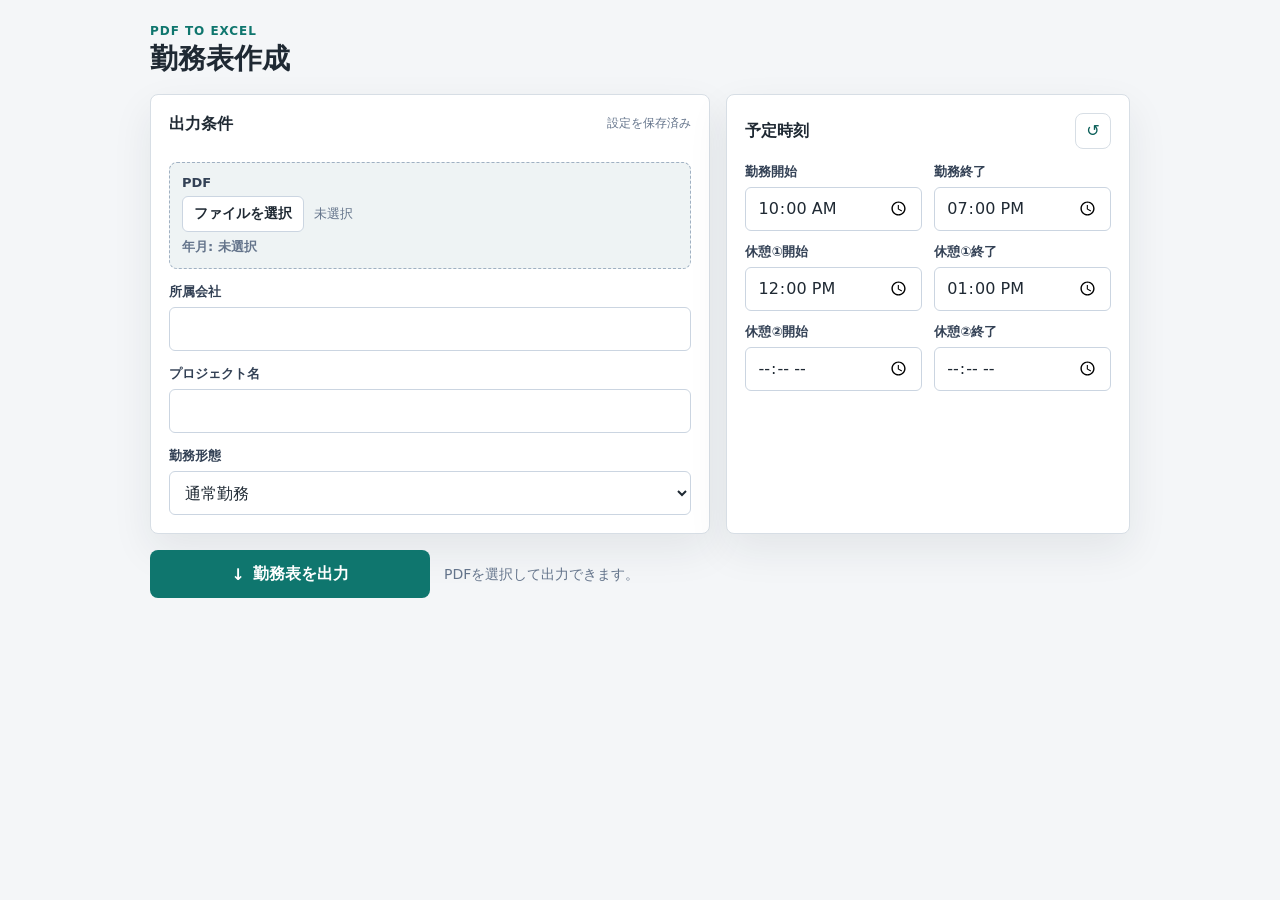
<file: index.html>
<!doctype html>
<html lang="ja">
  <head>
    <meta charset="utf-8" />
    <meta name="viewport" content="width=device-width, initial-scale=1" />
    <meta
      http-equiv="Content-Security-Policy"
      content="default-src 'self'; script-src 'self' 'unsafe-eval' 'wasm-unsafe-eval'; worker-src 'self' blob:; connect-src 'self'; img-src 'self' data:; style-src 'self'; object-src 'none'; base-uri 'self'; form-action 'none'"
    />
    <meta name="theme-color" content="#0f766e" />
    <meta name="application-name" content="勤務表作成" />
    <meta name="mobile-web-app-capable" content="yes" />
    <meta name="apple-mobile-web-app-capable" content="yes" />
    <meta name="apple-mobile-web-app-title" content="勤務表" />
    <meta name="apple-mobile-web-app-status-bar-style" content="default" />
    <title>勤務表作成</title>
    <link rel="manifest" href="./manifest.json" />
    <link rel="icon" type="image/png" sizes="192x192" href="./icons/icon-192.png" />
    <link rel="apple-touch-icon" href="./icons/apple-touch-icon.png" />
    <link rel="stylesheet" href="./styles.css" />
  </head>
  <body>
    <main class="shell">
      <section class="workspace" aria-labelledby="app-title">
        <header class="topbar">
          <div>
            <p class="eyebrow">PDF to Excel</p>
            <h1 id="app-title">勤務表作成</h1>
          </div>
        </header>

        <form id="kintai-form" class="form-grid">
          <section class="panel primary-panel" aria-labelledby="source-title">
            <div class="section-head">
              <h2 id="source-title">出力条件</h2>
              <span id="save-state" class="save-state">設定を保存済み</span>
            </div>

            <label class="file-field" for="pdf-file">
              <span class="file-label">PDF</span>
              <input id="pdf-file" name="pdfFile" type="file" accept="application/pdf,.pdf" required />
              <span class="file-picker-row">
                <span class="file-action">ファイルを選択</span>
                <span id="pdf-file-name" class="file-name">未選択</span>
              </span>
              <span id="pdf-month" class="file-meta" aria-live="polite">年月: 未選択</span>
            </label>

            <label class="field">
              <span>所属会社</span>
              <input id="company" name="company" type="text" autocomplete="organization" list="company-history" />
              <datalist id="company-history"></datalist>
            </label>

            <label class="field">
              <span>プロジェクト名</span>
              <input id="project" name="project" type="text" autocomplete="off" list="project-history" />
              <datalist id="project-history"></datalist>
            </label>

            <label class="field">
              <span>勤務形態</span>
              <select id="work-style" name="workStyle">
                <option value="通常勤務">通常勤務</option>
                <option value="シフト勤務">シフト勤務</option>
              </select>
            </label>
          </section>

          <section class="panel" aria-labelledby="schedule-title">
            <div class="section-head">
              <h2 id="schedule-title">予定時刻</h2>
              <button class="icon-button" type="button" id="reset-schedule" aria-label="予定時刻を初期値へ戻す" title="予定時刻を初期値へ戻す">
                <span aria-hidden="true">↺</span>
              </button>
            </div>

            <div class="time-grid">
              <label class="field">
                <span>勤務開始</span>
                <input id="planned-start" name="plannedStart" type="time" step="60" />
              </label>
              <label class="field">
                <span>勤務終了</span>
                <input id="planned-end" name="plannedEnd" type="time" step="60" />
              </label>
              <label class="field">
                <span>休憩①開始</span>
                <input id="break1-start" name="break1Start" type="time" step="60" />
              </label>
              <label class="field">
                <span>休憩①終了</span>
                <input id="break1-end" name="break1End" type="time" step="60" />
              </label>
              <label class="field">
                <span>休憩②開始</span>
                <input id="break2-start" name="break2Start" type="time" step="60" />
              </label>
              <label class="field">
                <span>休憩②終了</span>
                <input id="break2-end" name="break2End" type="time" step="60" />
              </label>
            </div>
          </section>

          <section class="action-row" aria-live="polite">
            <button id="submit-button" class="submit-button" type="submit">
              <span class="button-icon" aria-hidden="true">↓</span>
              勤務表を出力
            </button>
            <p id="status" class="status">PDFを選択して出力できます。</p>
          </section>
        </form>
      </section>
    </main>

    <script src="./app.js?v=pwa12" type="module"></script>
  </body>
</html>
</file>
<file: styles.css>
:root {
  color-scheme: light;
  --bg: #f4f6f8;
  --surface: #ffffff;
  --surface-muted: #eef3f4;
  --text: #1f2933;
  --muted: #64748b;
  --line: #d7dee5;
  --accent: #0f766e;
  --accent-dark: #0b5f59;
  --blue: #2563eb;
  --warn: #b45309;
  --danger: #b91c1c;
  --shadow: 0 16px 40px rgba(31, 41, 51, 0.08);
  font-family: system-ui, -apple-system, BlinkMacSystemFont, "Segoe UI", sans-serif;
}

* {
  box-sizing: border-box;
}

body {
  margin: 0;
  min-height: 100vh;
  background: var(--bg);
  color: var(--text);
  letter-spacing: 0;
}

button,
input,
select {
  font: inherit;
}

.shell {
  min-height: 100vh;
  padding: 24px;
}

.workspace {
  width: min(980px, 100%);
  margin: 0 auto;
}

.topbar {
  display: flex;
  align-items: flex-start;
  justify-content: space-between;
  gap: 16px;
  margin-bottom: 18px;
}

.eyebrow {
  margin: 0 0 4px;
  color: var(--accent);
  font-size: 12px;
  font-weight: 700;
  letter-spacing: 0.08em;
  text-transform: uppercase;
}

h1,
h2,
p {
  margin: 0;
}

h1 {
  font-size: 28px;
  line-height: 1.2;
}

h2 {
  font-size: 16px;
  line-height: 1.35;
}

.form-grid {
  display: grid;
  grid-template-columns: minmax(0, 1fr) minmax(320px, 0.72fr);
  gap: 16px;
}

.panel {
  background: var(--surface);
  border: 1px solid var(--line);
  border-radius: 8px;
  box-shadow: var(--shadow);
  padding: 18px;
}

.primary-panel {
  display: grid;
  gap: 14px;
}

.section-head {
  display: flex;
  align-items: center;
  justify-content: space-between;
  gap: 12px;
  margin-bottom: 14px;
}

.save-state {
  color: var(--muted);
  font-size: 12px;
  white-space: nowrap;
}

.field,
.file-field {
  display: grid;
  gap: 6px;
}

.field span,
.file-label {
  color: #334155;
  font-size: 13px;
  font-weight: 700;
}

input,
select {
  width: 100%;
  min-height: 44px;
  border: 1px solid #cbd5e1;
  border-radius: 6px;
  background: #ffffff;
  color: var(--text);
  padding: 9px 11px;
}

input:focus,
select:focus,
button:focus-visible {
  outline: 3px solid rgba(37, 99, 235, 0.25);
  outline-offset: 2px;
  border-color: var(--blue);
}

.file-field {
  position: relative;
  border: 1px dashed #9fb0c2;
  border-radius: 8px;
  background: var(--surface-muted);
  padding: 12px;
  cursor: pointer;
}

.file-field:focus-within {
  outline: 3px solid rgba(37, 99, 235, 0.25);
  outline-offset: 2px;
  border-color: var(--blue);
}

.file-field input[type="file"] {
  position: absolute;
  width: 1px;
  height: 1px;
  opacity: 0;
  pointer-events: none;
}

.file-picker-row {
  display: flex;
  flex-wrap: wrap;
  align-items: center;
  gap: 8px 10px;
}

.file-action {
  display: inline-flex;
  align-items: center;
  min-height: 36px;
  border: 1px solid #cbd5e1;
  border-radius: 6px;
  background: #ffffff;
  color: var(--text);
  padding: 7px 11px;
  font-size: 14px;
  font-weight: 800;
}

.file-name {
  color: var(--muted);
  font-size: 13px;
  overflow-wrap: anywhere;
}

.file-meta {
  color: var(--muted);
  font-size: 13px;
  font-weight: 700;
}

.file-meta[data-tone="ok"] {
  color: var(--accent-dark);
}

.file-meta[data-tone="error"] {
  color: var(--danger);
}

.time-grid {
  display: grid;
  grid-template-columns: repeat(2, minmax(0, 1fr));
  gap: 12px;
}

.icon-button {
  display: inline-grid;
  place-items: center;
  width: 36px;
  height: 36px;
  border: 1px solid var(--line);
  border-radius: 8px;
  background: #ffffff;
  color: var(--accent-dark);
  cursor: pointer;
}

.action-row {
  grid-column: 1 / -1;
  display: grid;
  grid-template-columns: minmax(220px, 280px) minmax(0, 1fr);
  align-items: center;
  gap: 14px;
}

.submit-button {
  display: inline-flex;
  align-items: center;
  justify-content: center;
  gap: 8px;
  min-height: 48px;
  border: 0;
  border-radius: 8px;
  background: var(--accent);
  color: #ffffff;
  font-weight: 800;
  cursor: pointer;
}

.submit-button:disabled {
  background: #94a3b8;
  cursor: wait;
}

.button-icon {
  font-weight: 900;
}

.status {
  color: var(--muted);
  font-size: 14px;
  line-height: 1.6;
}

.status[data-tone="ok"] {
  color: var(--accent-dark);
}

.status[data-tone="warn"] {
  color: var(--warn);
}

.status[data-tone="error"] {
  color: var(--danger);
}

@media (max-width: 760px) {
  .shell {
    padding: 16px;
  }

  .topbar,
  .form-grid,
  .action-row {
    grid-template-columns: 1fr;
  }

  .topbar {
    display: grid;
  }

  .time-grid {
    grid-template-columns: 1fr;
  }

  h1 {
    font-size: 24px;
  }
}
</file>
